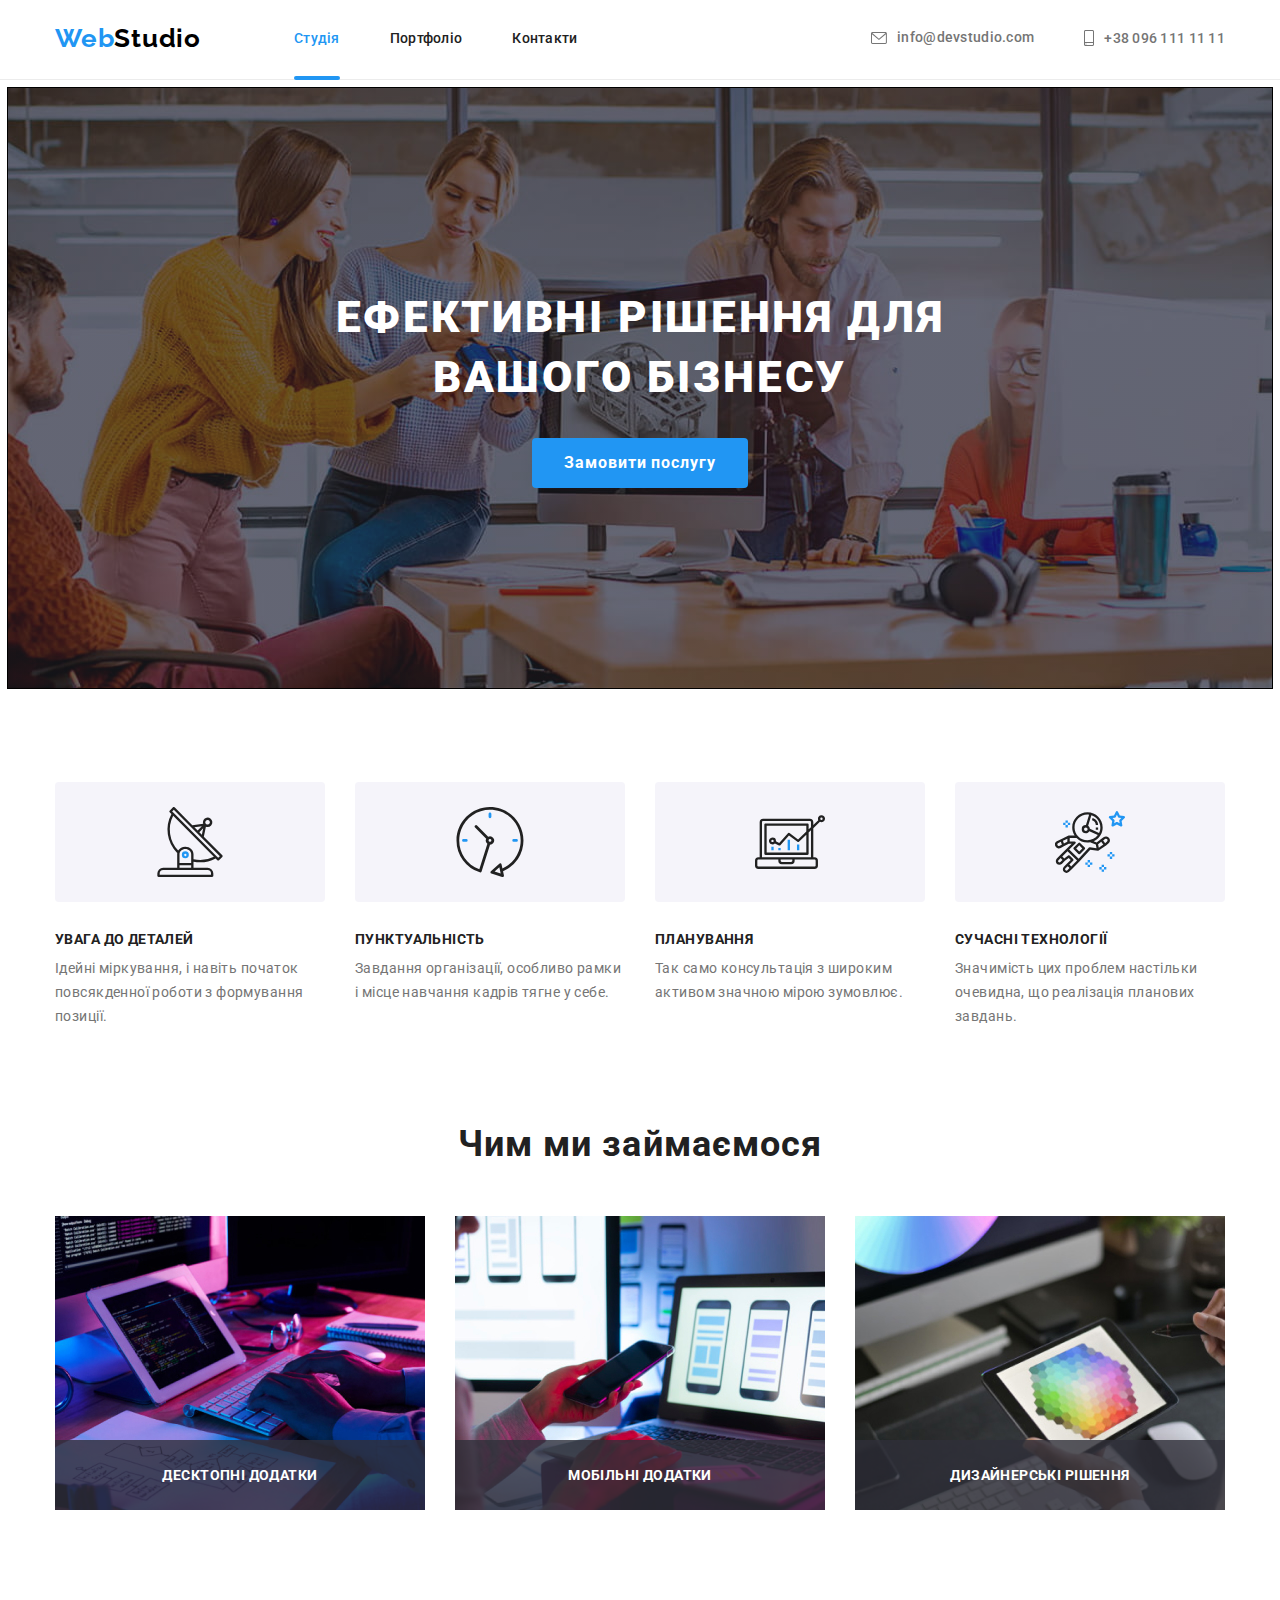
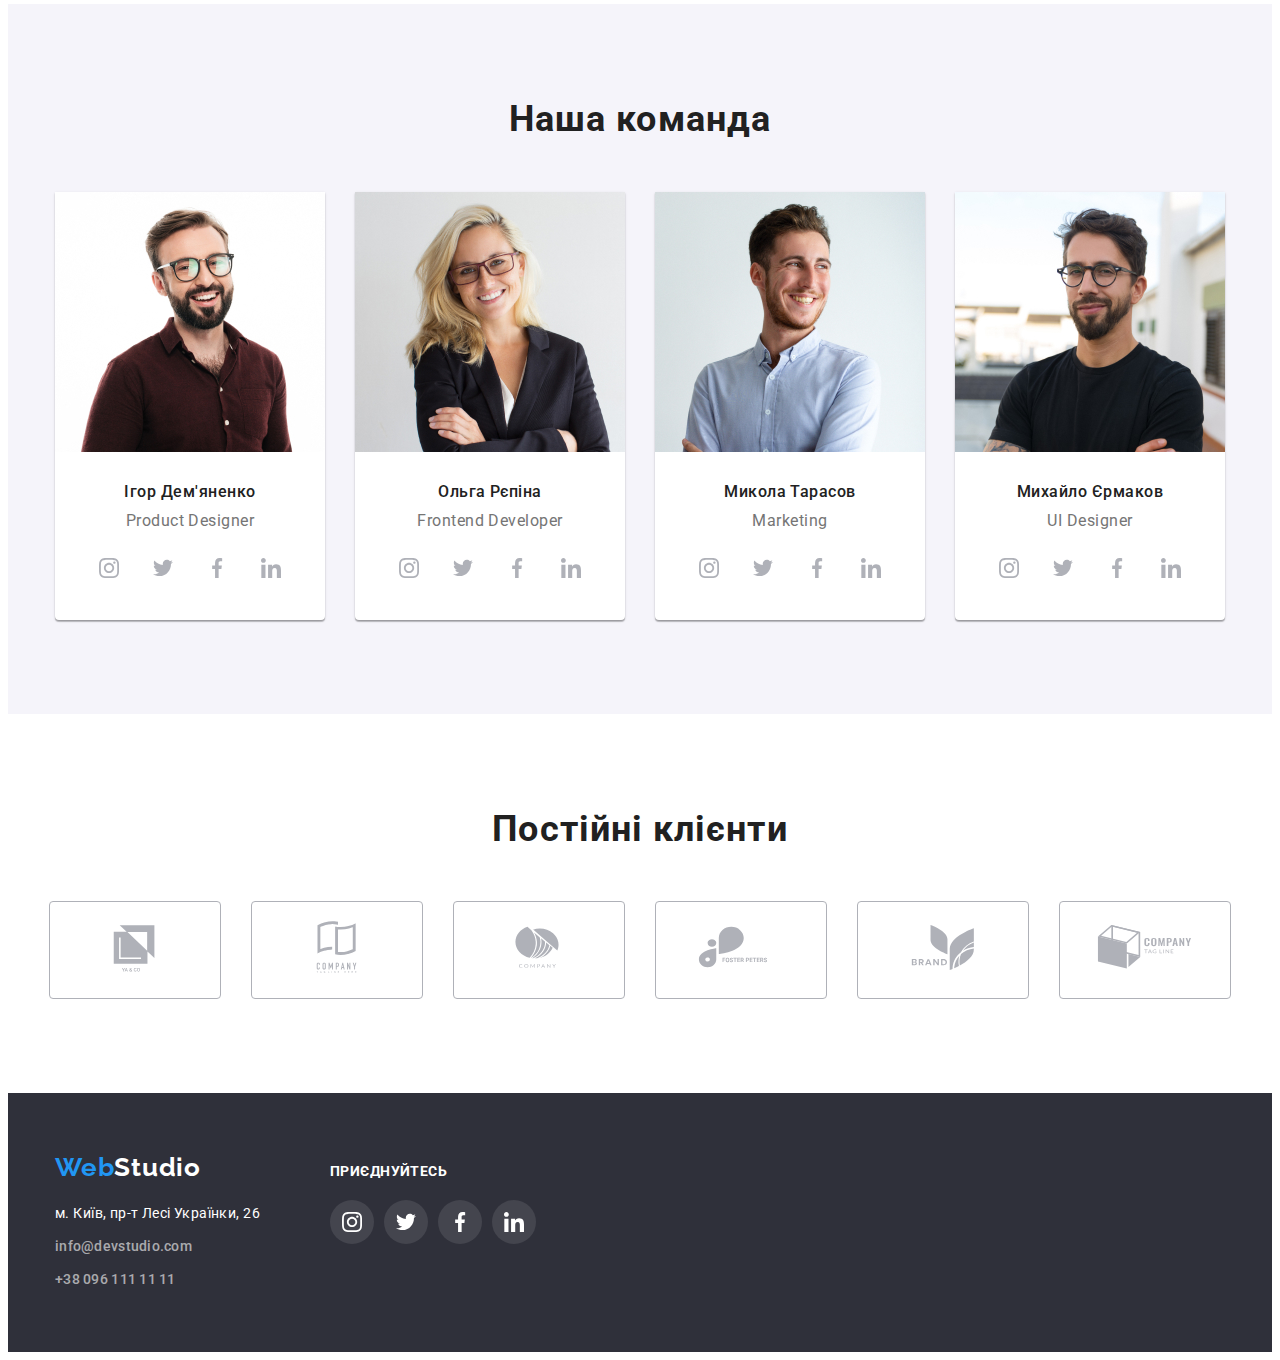
<file: index.html>
<!DOCTYPE html>
<html lang="uk">
<head>
    <meta charset="UTF-8">
    <meta http-equiv="X-UA-Compatible" content="IE=edge">
    <meta name="viewport" content="width=device-width, initial-scale=1.0">
    <link rel="preconnect" href="https://fonts.googleapis.com">
    <link rel="preconnect" href="https://fonts.gstatic.com" crossorigin>
    <link href="https://fonts.googleapis.com/css2?family=Raleway:wght@700&family=Roboto:wght@400;500;700;900&display=swap" rel="stylesheet">
    <link rel="stylesheet" href="https://cdnjs.cloudflare.com/ajax/libs/modern-normalize/1.1.0/modern-normalize.min.css"
        integrity="sha512-wpPYUAdjBVSE4KJnH1VR1HeZfpl1ub8YT/NKx4PuQ5NmX2tKuGu6U/JRp5y+Y8XG2tV+wKQpNHVUX03MfMFn9Q=="
        crossorigin="anonymous" referrerpolicy="no-referrer" />
    <link rel="stylesheet" href="./styles/styles.css">
    <title>Студія</title>
</head>
<body>
    <div class="backdrop is-hidden " data-modal>
        <div class="modal"><button class="close-btn " data-modal-close>
                <svg width="18" height="18" class="icon">
                    <use href="./images/basic/symbol-defs.svg#close-btn"></use>
                </svg>
            </button></div>
    </div>
    <!--Шапка-->
    <header class="page-header">
        <div class="container  main-nav">
            <nav class="site-nav main-nav inhead">
                <a href="./index.html" class="logo"><span class="logo-first">Web</span><span class="logo-second">Studio</span></a>
                <ul class="site-nav-list">
                    <li class="item">
                        <a href="./index.html" class="link current">Студія</a>
                    </li>
                    <li class="item">
                        <a href="./portfolio.html" class="link ">Портфоліо</a>
                    </li >
                    <li class="item">
                        <a href="" class="link " >Контакти</a>
                    </li>
                </ul>
            </nav>
            <ul class="contact-list inhead">
                <li class="item">
                    <a href="mailto:info@devstudio.com" class="link"><svg width="16" height="12" class="icon">
                        <use href="./images/basic/symbol-defs.svg#mail"></use>
                    </svg>info@devstudio.com</a>
                </li>
                <li class="item">
                    <a href="tel:+380961111111" class="link"><svg width="10" height="16" class="icon">
                        <use href="./images/basic/symbol-defs.svg#phone" ></use>
                    </svg>+38 096 111 11 11</a>
                </li>
            </ul>
        </div>
    </header>
    <!--Контент-->
    <main>
        <!--Банер-->
        <section class="section back-image hero">
            <div class="container ">
                <h1 class="hero-title">ЕФЕКТИВНІ РІШЕННЯ ДЛЯ ВАШОГО БІЗНЕСУ</h1>
                <button type="button" class="hero-btn " data-modal-open>Замовити послугу</button>
            </div>
        </section>
        <!--Особливості-->
        <section class="special section" >
            <div class="container">
                <h2 class="nothing">Особливості</h2>
                <ul class="special-list">
                    <li class="item antena">
                        <h3 class="special-title">УВАГА ДО ДЕТАЛЕЙ</h3>
                        <p class="special-text">Ідейні міркування, і навіть початок повсякденної роботи з формування позиції.</p>
                    </li>
                    <li class="item clock">
                        <h3 class="special-title">ПУНКТУАЛЬНІСТЬ</h3>
                        <p class="special-text">Завдання організації, особливо рамки і місце навчання кадрів тягне у себе.</p>
                    </li>
                    <li class="item diagram">
                        <h3 class="special-title">ПЛАНУВАННЯ</h3>
                        <p class="special-text">Так само консультація з широким активом значною мірою зумовлює.</p>
                    </li>
                    <li class="item spaceman">
                        <h3 class="special-title">СУЧАСНІ ТЕХНОЛОГІЇ</h3>
                        <p class="special-text">Значимість цих проблем настільки очевидна, що реалізація планових завдань.</p>
                    </li>
                </ul>
            </div>
        </section>
        <!--Про компанію-->
        <section class="work section">
            <div class="container">
                <h2 class="title">Чим ми займаємося</h2>
                <ul class="work-list">
                    <li class="item">
                        <div class="work-face">
                            <img src="./images/basic/box1.jpg" alt="Приклад" width="370">
                            <div class="box-work">
                                <p class="work-text">Десктопні додатки</p>
                            </div>
                        </div>
                    </li>
                    <li class="item">
                        <div class="work-face">
                            <img src="./images/basic/box2.jpg" alt="Приклад" width="370">
                            <div class="box-work">
                                <p class="work-text">Мобільні додатки</p>
                            </div>
                        </div>
                    </li>
                    <li class="item">
                       <div class="work-face">
                        <img src="./images/basic/box3.jpg" alt="Приклад" width="370">
                        <div class="box-work">
                            <p class="work-text">Дизайнерські рішення</p>
                        </div>
                       </div>
                    </li>
                </ul>
            </div>
        </section>
        <!--Наша команда-->
        <section class="team section">
            <div class="container">
                <h2 class="title">Наша команда</h2>
                <ul class="team-list">
                    <li class="item">
                        <img src="./images/basic/face1.jpg" alt="фото Ігор Дем'яненко" width="270" class="member-photo">
                        <div class="member-description">
                            <h3 class="members-name">Ігор Дем'яненко</h3>
                            <p lang="en" class="profession">Product Designer</p>
                            <ul class="team-soc-list">
                                <li class="item-soc">
                                    <a href="" class="link">
                                        <svg width="20" height="20" class="icon">
                                            <use href="./images/basic/symbol-defs.svg#instagram"></use>
                                        </svg>
                                    </a>
                                </li>
                                <li class="item-soc">
                                    <a href="" class="link">
                                        <svg width="20" height="20" class="icon">
                                            <use href="./images/basic/symbol-defs.svg#twitter"></use>
                                        </svg>
                                    </a>
                                </li>
                                <li class="item-soc" >
                                    <a href="" class="link">
                                        <svg width="20" height="20" class="icon">
                                            <use href="./images/basic/symbol-defs.svg#facebook"></use>
                                        </svg>
                                    </a>
                                </li>
                                <li class="item-soc">
                                    <a href="" class="link">
                                        <svg width="20" height="20" class="icon">
                                            <use href="./images/basic/symbol-defs.svg#in"></use>
                                        </svg>
                                    </a>
                                </li>
                            </ul>
                        </div>
                    </li>
                    <li class="item">
                        <img src="./images/basic/face2.jpg" alt="фото Ольга Рєпіна" width="270" class="member-photo">
                        <div class="member-description">
                            <h3 class="members-name">Ольга Рєпіна</h3>
                            <p lang="en" class="profession">Frontend Developer</p>
                            <ul class="team-soc-list">
                                <li class="item-soc">
                                    <a href="" class="link">
                                        <svg width="20" height="20" class="icon">
                                            <use href="./images/basic/symbol-defs.svg#instagram"></use>
                                        </svg>
                                    </a>
                                </li>
                                <li class="item-soc">
                                    <a href="" class="link">
                                        <svg width="20" height="20" class="icon">
                                            <use href="./images/basic/symbol-defs.svg#twitter"></use>
                                        </svg>
                                    </a>
                                </li>
                                <li class="item-soc">
                                    <a href="" class="link">
                                        <svg width="20" height="20" class="icon">
                                            <use href="./images/basic/symbol-defs.svg#facebook"></use>
                                        </svg>
                                    </a>
                                </li>
                                <li class="item-soc">
                                    <a href="" class="link">
                                        <svg width="20" height="20" class="icon">
                                            <use href="./images/basic/symbol-defs.svg#in"></use>
                                        </svg>
                                    </a>
                                </li>
                            </ul>
                        </div>
                    </li>
                    <li class="item"> 
                        <img src="./images/basic/face3.jpg" alt="фото Микола Тарасов" width="270" class="member-photo">
                        <div class="member-description">
                            <h3 class="members-name">Микола Тарасов</h3>
                            <p lang="en" class="profession">Marketing</p>
                            <ul class="team-soc-list">
                                <li class="item-soc">
                                    <a href="" class="link">
                                        <svg width="20" height="20" class="icon">
                                            <use href="./images/basic/symbol-defs.svg#instagram"></use>
                                        </svg>
                                    </a>
                                </li>
                                <li class="item-soc">
                                    <a href="" class="link">
                                        <svg width="20" height="20" class="icon">
                                            <use href="./images/basic/symbol-defs.svg#twitter"></use>
                                        </svg>
                                    </a>
                                </li>
                                <li class="item-soc">
                                    <a href="" class="link">
                                        <svg width="20" height="20" class="icon">
                                            <use href="./images/basic/symbol-defs.svg#facebook"></use>
                                        </svg>
                                    </a>
                                </li>
                                <li class="item-soc">
                                    <a href="" class="link">
                                        <svg width="20" height="20" class="icon">
                                            <use href="./images/basic/symbol-defs.svg#in"></use>
                                        </svg>
                                    </a>
                                </li>
                            </ul>
                        </div>
                    </li class="item">
                    <li class="item">
                        <img src="./images/basic/face4.jpg" alt="фото Михайло Єрмаков" width="270" class="member-photo">
                        <div class="member-description">
                            <h3 class="members-name">Михайло Єрмаков</h3>
                            <p lang="en" class="profession">UI Designer</p>
                            <ul class="team-soc-list">
                                <li class="item-soc">
                                    <a href="" class="link">
                                        <svg width="20" height="20" class="icon">
                                            <use href="./images/basic/symbol-defs.svg#instagram"></use>
                                        </svg>
                                    </a>
                                </li>
                                <li class="item-soc">
                                    <a href="" class="link">
                                        <svg width="20" height="20" class="icon">
                                            <use href="./images/basic/symbol-defs.svg#twitter"></use>
                                        </svg>
                                    </a>
                                </li>
                                <li class="item-soc">
                                    <a href="" class="link">
                                        <svg width="20" height="20" class="icon">
                                            <use href="./images/basic/symbol-defs.svg#facebook"></use>
                                        </svg>
                                    </a>
                                </li>
                                <li class="item-soc">
                                    <a href="" class="link">
                                        <svg width="20" height="20" class="icon">
                                            <use href="./images/basic/symbol-defs.svg#in"></use>
                                        </svg>
                                    </a>
                                </li>
                            </ul>
                        </div>
                    </li>
                </ul>
            </div>
        </section>
        <!--Постійні клієнти-->
        <section class="section">
            <div class="container">
                <h2 class="title" >Постійні клієнти</h2>
                <ul class="client-list">
                    <li class="item">
                        <a href="" class="link">
                            <svg class="icon" width="106" height="60">
                                <use href="./images/basic/symbol-defs.svg#client1"></use>
                            </svg>
                        </a>
                    </li>
                    <li class="item">
                        <a href="" class="link">
                            <svg class="icon" width="106" height="60">
                                <use href="./images/basic/symbol-defs.svg#client2"></use>
                            </svg>
                        </a>
                    </li>
                    <li class="item">
                        <a href="" class="link">
                            <svg class="icon" width="106" height="60">
                                <use href="./images/basic/symbol-defs.svg#client3"></use>
                            </svg>
                        </a>
                    </li>
                    <li class="item">
                        <a href="" class="link">
                            <svg class="icon" width="106" height="60">
                                <use href="./images/basic/symbol-defs.svg#client4"></use>
                            </svg>
                        </a>
                    </li>
                    <li class="item">
                        <a href="" class="link">
                            <svg class="icon" width="106" height="60">
                                <use href="./images/basic/symbol-defs.svg#client5"></use>
                            </svg>
                        </a>
                    </li>
                    <li class="item">
                        <a href="" class="link">
                            <svg class="icon" width="106" height="60">
                                <use href="./images/basic/symbol-defs.svg#client6"></use>
                            </svg>
                        </a>
                    </li>
                </ul>
            </div>
        </section>
    
    </main>
    <!--Підвал-->
    <footer class="footer">
        <div class="container main-contact">
            <div class="contact-footer">
                <a href="./index.html" class="logo logo-f"><span class="logo-first-f">Web</span><span
                        class="logo-second-f">Studio</span></a>
                <address class="address-contact ">
                    <ul class="contact-list">
                        <li class="item">
                            <span class="location">м. Київ, пр-т Лесі Українки, 26</span>
                        </li>
                        <li class="item">
                            <a href="mailto:info@devstudio.com" class="link">info@devstudio.com</a>
                        </li>
                        <li class="item">
                            <a href="tel:+380961111111" class="link">+38 096 111 11 11</a>
                        </li>
                    </ul>
                </address>
            </div>
            <div class="social">
                <span class="social-text">Приєднуйтесь</span>
                <ul class="social-list">
                    <li class="item-soc">
                        <a href="" class="link">
                            <svg width="20" height="20" class="icon">
                                <use href="./images/basic/symbol-defs.svg#instagram"></use>
                            </svg>
                        </a>
                    </li>
                    <li class="item-soc">
                        <a href="" class="link">
                            <svg width="20" height="20" class="icon">
                                <use href="./images/basic/symbol-defs.svg#twitter"></use>
                            </svg>
                        </a>
                    </li>
                    <li class="item-soc">
                        <a href="" class="link">
                            <svg width="20" height="20" class="icon">
                                <use href="./images/basic/symbol-defs.svg#facebook"></use>
                            </svg>
                        </a>
                    </li>
                    <li class="item-soc">
                        <a href="" class="link">
                            <svg width="20" height="20" class="icon">
                                <use href="./images/basic/symbol-defs.svg#in"></use>
                            </svg>
                        </a>
                    </li>
                </ul>
            </div>
        </div>
    </footer>
    
    <script>
        const { height: pageHeaderHeight } = document
            .querySelector(".page-header")
            .getBoundingClientRect();
        document.body.style.paddingTop = `${pageHeaderHeight}px`
    </script>
    <script src="./js/modal.js"></script>
</body>
</html>
</file>
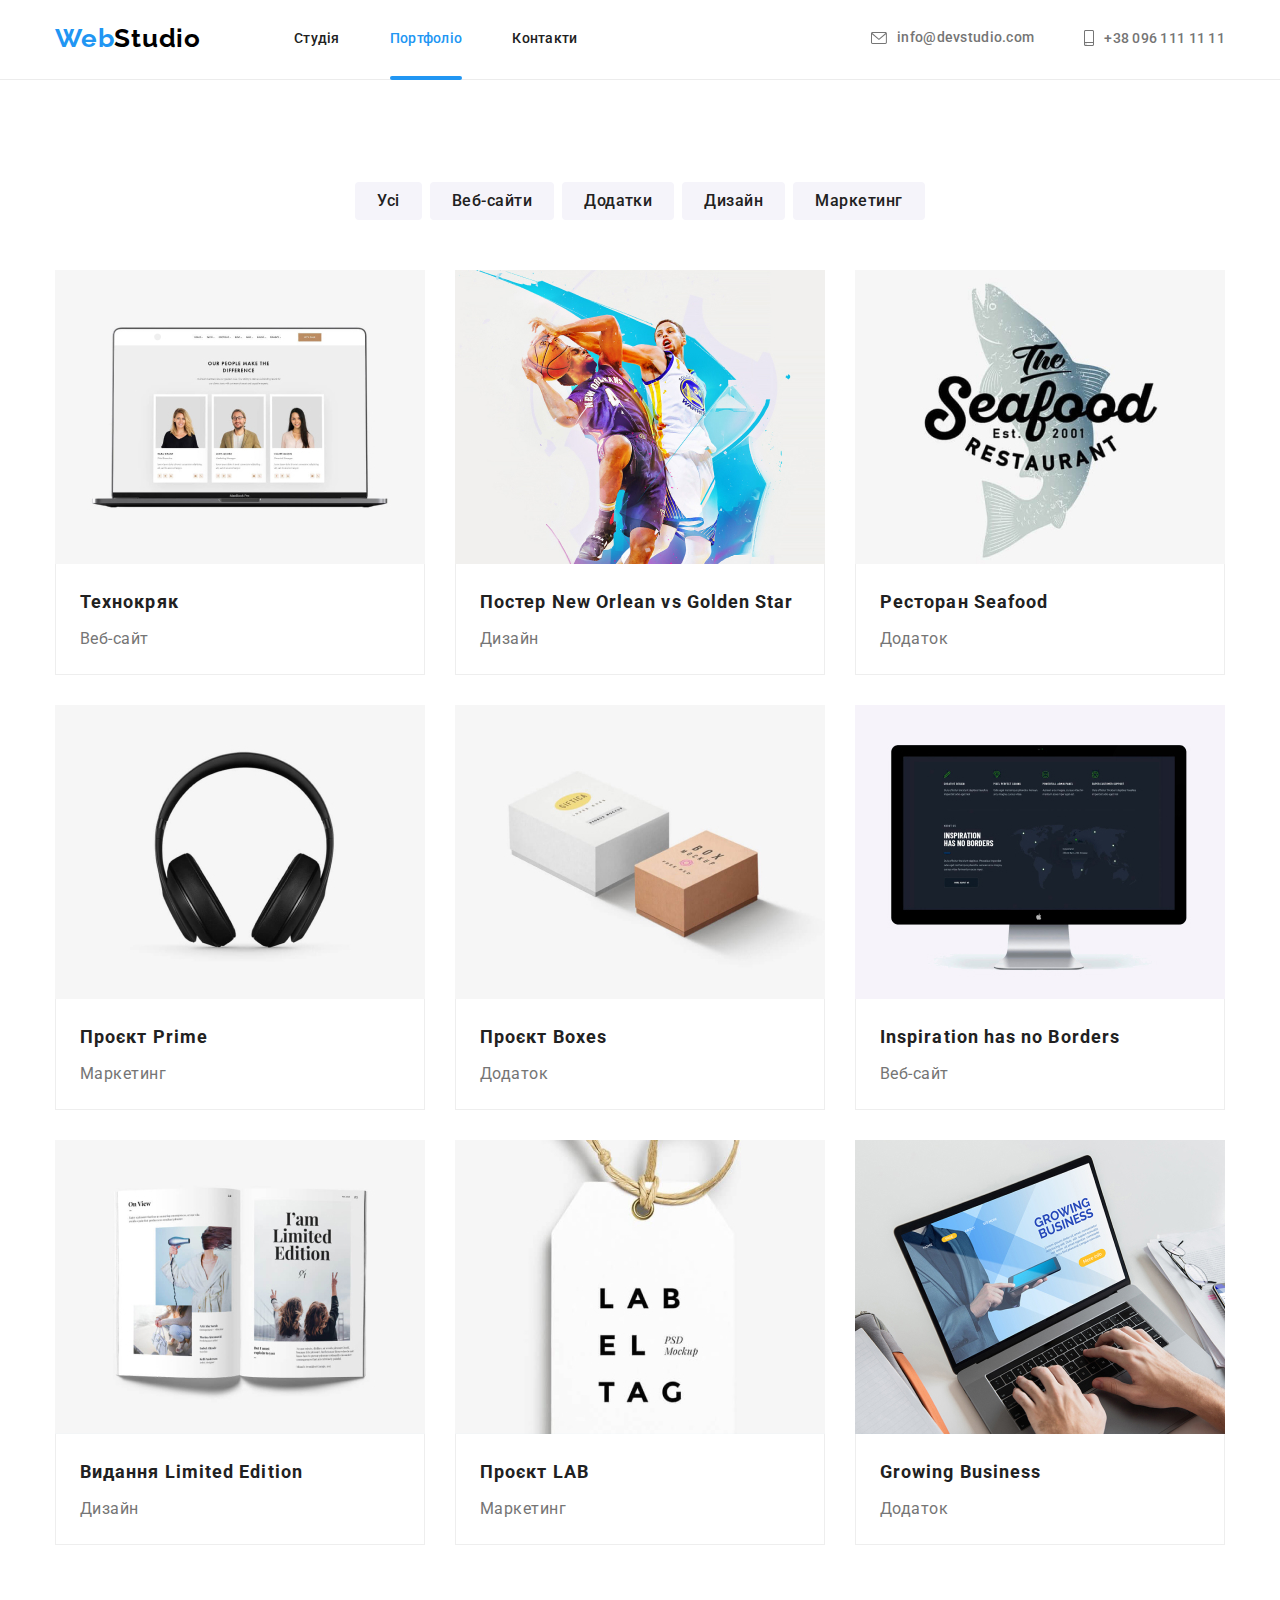
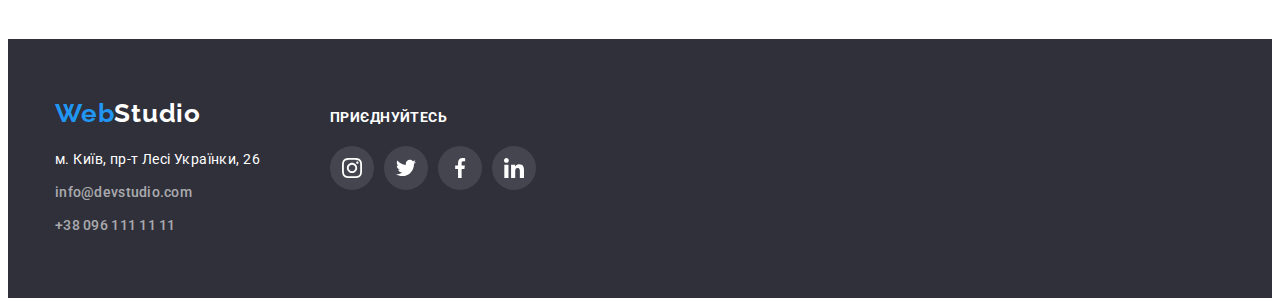
<file: portfolio.html>
<!DOCTYPE html>
<html lang="uk">
<head>
    <meta charset="UTF-8">
    <meta http-equiv="X-UA-Compatible" content="IE=edge">
    <meta name="viewport" content="width=device-width, initial-scale=1.0">
    <link rel="preconnect" href="https://fonts.googleapis.com">
    <link rel="preconnect" href="https://fonts.gstatic.com" crossorigin>
    <link
        href="https://fonts.googleapis.com/css2?family=Raleway:wght@700&family=Roboto:wght@400;500;700;900&display=swap"
        rel="stylesheet">
    <link rel="stylesheet" href="https://cdnjs.cloudflare.com/ajax/libs/modern-normalize/1.1.0/modern-normalize.min.css"
        integrity="sha512-wpPYUAdjBVSE4KJnH1VR1HeZfpl1ub8YT/NKx4PuQ5NmX2tKuGu6U/JRp5y+Y8XG2tV+wKQpNHVUX03MfMFn9Q=="
        crossorigin="anonymous" referrerpolicy="no-referrer" />
    <link rel="stylesheet" href="./styles/styles.css">
    <title>Студія</title>
</head>
    <body>
        <!--Шапка-->
        <header class="page-header">
            <div class="container  main-nav">
                <nav class="site-nav main-nav inhead">
                    <a href="./index.html" class="logo"><span class="logo-first">Web</span><span
                            class="logo-second">Studio</span></a>
                    <ul class="site-nav-list">
                        <li class="item">
                            <a href="./index.html" class="link">Студія</a>
                        </li>
                        <li class="item">
                            <a href="./portfolio.html" class="link current">Портфоліо</a>
                        </li>
                        <li class="item">
                            <a href="" class="link">Контакти</a>
                        </li>
                    </ul>
                </nav>
                <ul class="contact-list inhead">
                    <li class="item">
                        <a href="mailto:info@devstudio.com" class="link"><svg width="16" height="12" class="icon">
                                <use href="./images/basic/symbol-defs.svg#mail"></use>
                            </svg>info@devstudio.com</a>
                    </li>
                    <li class="item">
                        <a href="tel:+380961111111" class="link"><svg width="10" height="16" class="icon">
                                <use href="./images/basic/symbol-defs.svg#phone"></use>
                            </svg>+38 096 111 11 11</a>
                    </li>
                </ul>
            </div>
        </header>
        <!--Контент-->
        <main>
            <section class="section">
                <div class="container">
                    <div class="filter-container">
                        <h1 class="nothing">Портфоліо</h1>
                        <ul class="filter-list">
                            <li class="item">
                                <button type="button" class="filter-btn">Усі</button>
                            </li>
                            <li class="item">
                                <button type="button" class="filter-btn">Веб-сайти</button>
                            </li>
                            <li class="item">
                                <button type="button" class="filter-btn">Додатки</button>
                            </li>
                            <li class="item">
                                <button type="button" class="filter-btn">Дизайн</button>
                            </li>
                            <li class="item">
                                <button type="button" class="filter-btn">Маркетинг</button>
                            </li>
                        </ul>
                    </div>
                    
                    <ul class="content-list">
                        <li class="item">
                            <a href="" class="link">
                                <div class="content-box">
                                    <img src="./images/portfolio/1con.jpg" alt="Технокряк" width="370">
                                    <div class="content-face">
                                        <p class="content-text">Ресурс пропонує комплексні пропозиції з різним рівнем функціоналу та сервісів. Все це
                                            дозволить
                                            відвідувачу отримати
                                            вичерпні відомості про компанію чи приватну особу.
                                        </p>
                                    </div>
                                </div>
                                <div class="card-description">
                                    <h2 class="portfolio-part">Технокряк</h2>
                                    <p class="part-text">Веб-сайт</p>
                                </div>
                            </a>
                        </li>
                        <li class="item">
                            <a href="" class="link">
                                <div class="content-box">
                                    <img src="./images/portfolio/2con.jpg" alt="Постер New Orlean vs Golden Star" width="370">
                                    <div class="content-face">
                                        <p class="content-text">Ресурс пропонує комплексні пропозиції з різним рівнем функціоналу та сервісів. Все це
                                        дозволить
                                        відвідувачу отримати
                                        вичерпні відомості про компанію чи приватну особу.</p>
                                    </div>
                                </div>
                                <div class="card-description">
                                    <h2 class="portfolio-part">Постер New Orlean vs Golden Star</h2>
                                    <p class="part-text">Дизайн</p>
                                </div>
                            </a>
                        </li>
                        <li class="item">
                            <a href="" class="link">
                                <div class="content-box">
                                    <img src="./images/portfolio/3con.jpg" alt="Ресторан Seafood" width="370">
                                    <div class="content-face">
                                    
                                        <p class="content-text">Ресурс пропонує комплексні пропозиції з різним рівнем функціоналу та сервісів. Все це
                                        дозволить
                                        відвідувачу отримати
                                        вичерпні відомості про компанію чи приватну особу.</p>
                                    </div>
                                </div>
                                <div class="card-description">
                                    <h2 class="portfolio-part">Ресторан Seafood</h2>
                                    <p class="part-text">Додаток</p>
                                </div>
                            </a>
                        </li>
                        <li class="item">
                            <a href="" class="link">
                                <div class="content-box">
                                    <img src="./images/portfolio/4con.jpg" alt="Проєкт Prime" width="370">
                                    <div class="content-face">
                                    
                                        <p class="content-text">Ресурс пропонує комплексні пропозиції з різним рівнем функціоналу та сервісів. Все це
                                        дозволить
                                        відвідувачу отримати
                                        вичерпні відомості про компанію чи приватну особу.</p>
                                    </div>
                                </div>
                                <div class="card-description">
                                    <h2 class="portfolio-part">Проєкт Prime</h2>
                                    <p class="part-text">Маркетинг</p>
                                </div>
                            </a>
                        </li>
                        <li class="item">
                            <a href="" class="link">
                                <div class="content-box">
                                    <img src="./images/portfolio/5con.jpg" alt="Проєкт Boxes" width="370">
                                    <div class="content-face">
                                    
                                        <p class="content-text">Ресурс пропонує комплексні пропозиції з різним рівнем функціоналу та сервісів. Все це
                                        дозволить
                                        відвідувачу отримати
                                        вичерпні відомості про компанію чи приватну особу.</p>
                                    </div>
                                </div>
                                <div class="card-description">
                                    <h2 class="portfolio-part">Проєкт Boxes</h2>
                                    <p class="part-text">Додаток</p>
                                </div>
                            </a>
                        </li>
                        <li class="item">
                            <a href="" class="link">
                                <div class="content-box">
                                    <img src="./images/portfolio/6con.jpg" alt="Inspiration has no Borders" width="370">
                                    <div class="content-face">
                                    
                                        <p class="content-text">Ресурс пропонує комплексні пропозиції з різним рівнем функціоналу та сервісів. Все це
                                        дозволить
                                        відвідувачу отримати
                                        вичерпні відомості про компанію чи приватну особу.</p>
                                    </div>
                                </div>
                                <div class="card-description">
                                    <h2 class="portfolio-part">Inspiration has no Borders</h2>
                                    <p class="part-text">Веб-сайт</p>
                                </div>
                            </a>
                        </li>
                        <li class="item">
                            <a href="" class="link">
                                <div class="content-box">
                                    <img src="./images/portfolio/7con.jpg" alt="Видання Limited Edition" width="370">
                                    <div class="content-face">
                                    
                                        <p class="content-text">Ресурс пропонує комплексні пропозиції з різним рівнем функціоналу та сервісів. Все це
                                        дозволить
                                        відвідувачу отримати
                                        вичерпні відомості про компанію чи приватну особу.</p>
                                    </div>
                                </div>
                                <div class="card-description">
                                    <h2 class="portfolio-part">Видання Limited Edition</h2>
                                    <p class="part-text">Дизайн</p>
                                </div>
                            </a>
                        </li>
                        <li class="item">
                            <a href="" class="link">
                                <div class="content-box">
                                    <img src="./images/portfolio/8con.jpg" alt="Проєкт LAB" width="370">
                                    <div class="content-face">
                                    
                                        <p class="content-text">Ресурс пропонує комплексні пропозиції з різним рівнем функціоналу та сервісів. Все це
                                        дозволить
                                        відвідувачу отримати
                                        вичерпні відомості про компанію чи приватну особу.</p>
                                    </div>
                                </div>
                                <div class="card-description">
                                    <h2 class="portfolio-part">Проєкт LAB</h2>
                                    <p class="part-text">Маркетинг</p>
                                </div>
                            </a>
                        </li>
                        <li class="item">
                            <a href="" class="link">
                                <div class="content-box">
                                    <img src="./images/portfolio/9con.jpg" alt="Growing Business" width="370">
                                    <div class="content-face">
                                    
                                        <p class="content-text">Ресурс пропонує комплексні пропозиції з різним рівнем функціоналу та сервісів. Все це
                                        дозволить
                                        відвідувачу отримати
                                        вичерпні відомості про компанію чи приватну особу.</p>
                                    </div>
                                </div>
                                <div class="card-description">
                                    <h2 class="portfolio-part">Growing Business</h2>
                                    <p class="part-text">Додаток</p>
                                </div>
                            </a>
                        </li>
                    </ul>
                </div>
            </section>
        </main>
        <!--Підвал-->
        <footer class="footer">
            <div class="container main-contact">
                <div class="contact-footer">
                    <a href="./index.html" class="logo logo-f"><span class="logo-first-f">Web</span><span
                            class="logo-second-f">Studio</span></a>
                    <address class="address-contact ">
                        <ul class="contact-list">
                            <li class="item">
                                <span class="location">м. Київ, пр-т Лесі Українки, 26</span>
                            </li>
                            <li class="item">
                                <a href="mailto:info@devstudio.com" class="link">info@devstudio.com</a>
                            </li>
                            <li class="item">
                                <a href="tel:+380961111111" class="link">+38 096 111 11 11</a>
                            </li>
                        </ul>
                    </address>
                </div>
                <div class="social">
                    <span class="social-text">Приєднуйтесь</span>
                    <ul class="social-list">
                        <li class="item-soc">
                            <a href="" class="link">
                                <svg width="20" height="20" class="icon">
                                    <use href="./images/basic/symbol-defs.svg#instagram"></use>
                                </svg>
                            </a>
                        </li>
                        <li class="item-soc">
                            <a href="" class="link">
                                <svg width="20" height="20" class="icon">
                                    <use href="./images/basic/symbol-defs.svg#twitter"></use>
                                </svg>
                            </a>
                        </li>
                        <li class="item-soc">
                            <a href="" class="link">
                                <svg width="20" height="20" class="icon">
                                    <use href="./images/basic/symbol-defs.svg#facebook"></use>
                                </svg>
                            </a>
                        </li>
                        <li class="item-soc">
                            <a href="" class="link">
                                <svg width="20" height="20" class="icon">
                                    <use href="./images/basic/symbol-defs.svg#in"></use>
                                </svg>
                            </a>
                        </li>
                    </ul>
                </div>
            </div>
        </footer>
        <script>
            const{height:pageHeaderHeight} = document
                .querySelector(".page-header")
                .getBoundingClientRect();
            document.body.style.paddingTop = `${pageHeaderHeight}px`
        </script>
    </body>
</html>
</file>
<file: styles/styles.css>
:root{
    --primary-text-color:#757575;
    --secondary-text-color:#212121;
    --accent-color:#2196F3;
    --time-animation:cubic-bezier(0.4, 0, 0.2, 1)
}

                                    /* Основа сторінки */
body{
    background-color: #Ffffff;
    color:var(--primary-text-color);
    font-family: Roboto, sans-serif;
    z-index: 8;
}
ul {
    margin: 0;
    padding: 0;
}
h1,h2,h3,h4,h5,h6,p{
    margin-top: 0;
    margin-bottom: 0;
}
*,
*::before,
*::after {
    box-sizing: border-box;
}
img{
    display: block;
    max-width: 100%;
    height: auto;
}
.nothing{
    position: absolute;
        width: 1px;
        height: 1px;
        margin: -1px;
        border: 0;
        padding: 0;
        white-space: nowrap;
        clip-path: inset(100%);
        clip: rect(0 0 0 0);
        overflow: hidden;
}
.link{
    display: inline-block;
}
.section{
    padding-bottom: 94px;
    padding-top: 94px;
}
 /* Header */
.page-header{
    min-height: 80px;
    position: fixed;
    top: 0;
    left: 0;
    width: 100%;
    background-color: #FFFFFF;
    border-bottom: 1px solid rgba(236, 236, 236, 1);
    padding-top: 24px;
    padding-bottom: 24px;
    z-index: 9;

}

.title{
    color: var(--secondary-text-color);
        font-weight: 700;
        font-size: 36px;
        line-height: 1.2;
        text-align: center;
        letter-spacing: 0.03em;
        margin-bottom: 50px;
}
.container{
    width: 1200px;
    margin-left: auto;
    margin-right: auto;
    padding-left: 15px;
    padding-right: 15px;
}
.backdrop{
    position: fixed;
    top: 0;
    left: 0;
    width: 100%;
    height: 100%;
    background-color: rgba(0, 0, 0, 0.2);
    z-index: 10;
}
.backdrop.is-hidden{
    visibility: hidden;
    opacity: 0;
    pointer-events: none;
}
.modal {
    position: absolute;
    width: 528px;
    height: 581px;
    background-color: #fff;
    top: 50%;
    left: 50%;
    box-shadow: 0px 1px 3px rgba(0, 0, 0, 0.12), 0px 1px 1px rgba(0, 0, 0, 0.14), 0px 2px 1px rgba(0, 0, 0, 0.2);
        border-radius: 4px;
    transform: translate(-50%, -50%) scale(1,1);
    transition: transform 500ms var(--time-animation) ;
}
.backdrop.is-hidden .modal{
    transform: translate(-50%,-50%) scale(0.2,0.2);
}
.close-btn{
    cursor: pointer;
    display: flex;
    align-items: center;
    justify-content: center;
    background-color: inherit;
    color: #000000;
    display: flex;
    position: absolute;
    right: 8px;
    top: 8px;
    border: 1px solid rgba(0, 0, 0, 0.1);
    border-radius: 50%;
    width: 30px;
    height: 30px;

}
.close-btn .icon{
    fill: currentColor;
}
.main-nav{
    display:flex;
    align-items: center;
}
.logo {
    color: var(--secondary-text-color);
    font-family: Raleway, sans-serif ;
    font-weight: 700;
    font-size: 26px;
    line-height: 1.1;
    letter-spacing: 0.03em;
    text-decoration: none;
    margin-right:93px;
}

.logo .logo-first {
    color: var(--accent-color)
}
.logo .logo-second{
    color: #000000;
}

.site-nav-list{
    list-style: none;
    display: flex;
}
.contact-list{
    list-style: none;
        margin-left: auto;
}
.inhead {
    display: flex;
    
}

.site-nav-list .item:not(:last-child){
    margin-right: 50px;
   
}

.site-nav .link{
    position: relative;
    color: var(--secondary-text-color);
    font-weight: 500;
    font-size: 14px;
    line-height: 1.1;
    letter-spacing: 0.02em;
    text-decoration: none;
    padding-top: 6px;
    padding-bottom: 6px;
    transition: color 250ms var(--time-animation);
}
.site-nav .link::after{
    position:absolute;
    bottom: -28px;
    left: 0;
    content: "";
    background-color: var(--accent-color);
    width: 100%;
    height: 4px;
    border-radius: 2px;
    transform: scaleX(0);
    transition: opacity 250ms var(--time-animation),transform 250ms var(--time-animation);
}
.site-nav .link:hover::after{
    transform: scaleX(1);
}

.site-nav .link.current::after{
    position: absolute;
        bottom: -28px;
        left: 0;
        content: "";
        background-color: var(--accent-color);
        width: 100%;
        height: 4px;
        border-radius: 2px;
        transform: scaleX(1);
}
.inhead .item:not(:last-child){
    margin-right:50px ;
}

.contact-list .link{
    color: var(--primary-text-color);
    font-weight: 500;
    font-size: 14px;
    line-height: 1.1;
    letter-spacing: 0.02em;
    text-decoration: none;
    transition: color 250ms var(--time-animation);
}

.contact-list.inhead .link{
    display: flex;
    align-items: center;
    padding-top: 4px;
    padding-bottom: 4px;
    color: var(--primary-text-color);
    
}

.inhead .icon{
    fill: currentColor;
    margin-right: 10px;
}

.contact-list .link:hover,
.contact-list .link:focus {
    color: var(--accent-color);

}

.site-nav .link:hover,
.site-nav .link:focus,
.site-nav .link.current{
    color: var(--accent-color);
}
    /* main (basic)*/

/* Банер */
.back-image{
    max-width: 1600px;
    outline: 1px solid #000000;
    margin-left: auto;
    margin-right: auto;
    background-image:linear-gradient(to right, rgba(47, 48, 58, 0.4),rgba(47, 48, 58, 0.4)) ,url("../images/basic/back-img.jpg");
    background-size: cover;
    background-repeat: no-repeat;
    background-position: center;
    
}
.hero {
    background-color: #2F303A;
    color: #FFFFFF;
    text-align: center;
    padding-top: 200px;
    padding-bottom: 200px;
}

.hero-title{
    font-weight: 900;
    font-size: 44px;
    line-height: 1.36;
    letter-spacing: 0.06em;
    text-transform: uppercase;
    margin-top: 0;
    margin-right: auto;
    margin-left: auto;
    margin-bottom: 30px;
    max-width: 696px;
    
}

.hero-btn {
    display: inline-block;
    background: var(--accent-color);
    color: #fff;
    font-family: Roboto;
    font-weight: 700;
    font-size: 16px;
    line-height: 1.88;
    letter-spacing: 0.06em;
    cursor: pointer;
    padding: 10px 32px;
    border-radius: 4px;
    border: 0;
    transition: background-color 250ms var(--time-animation);
}

.hero-btn:hover,
.hero-btn:focus{
    background-color: #188CE8;
    color: #FFFFFF;
    
}

/* Особливості */
.special{
    background-color: #fff;
}
.special-list{
    list-style: none;
    display: flex;
}
.special-list .item{
    flex-basis: calc((100% - 90px) / 4);
    margin-right: 30px;
}
.special-list .item::before{
    content: "";
    display: block;
    height: 120px;
    background-color: #F5F4FA;
    background-size: 70px;
    background-repeat: no-repeat;
    background-position: center;
    margin-bottom: 30px;
    border-radius: 4px;
}
.special-list .antena::before{
    background-image: url(../images/basic/antenna.svg);
}
.special-list .clock::before{
    background-image: url(../images/basic/clock.svg);
}
.special-list .diagram::before{
    background-image: url(../images/basic/diagram.svg);
}
.special-list .spaceman::before{
    background-image: url(../images/basic/astronaut.svg);
}
.special-list .item:last-child{
    margin: 0;
}
.special-title {
    color: var(--secondary-text-color);
    font-weight: 700;
    font-size: 14px;
    line-height: 1.12;
    letter-spacing: 0.03em;
    text-transform: uppercase;
    margin-bottom: 10px;
        
}

.special-text{
    font-size: 14px;
    line-height: 1.71;
    letter-spacing: 0.03em;
}
/* Про компанію */
.work{
    background-color: #fff;
    padding-top: 0;
   
}
.section-work{
    color: var(--secondary-text-color);
    font-weight: 700;
    font-size: 36px;
    line-height: 1.2;
    text-align: center;
    letter-spacing: 0.03em;
    margin-bottom: 50px;

}
.work-list{
    list-style: none;
    display: flex;
    
}

.work-list .item:not(:last-child){
    margin-right:30px;
}
.work-face{
    position: relative;
}
.box-work{
    position: absolute;
    display: flex;
    align-items: center;
    justify-content: center;
    background-color: rgba(47, 48, 58, 0.8);
    width: 100%;
    height: 70px;
    bottom: 0;
    left: 0;
}
.work-text{
    font-weight: 700;
        font-size: 14px;
        line-height: 16px;
        text-align: center;
        letter-spacing: 0.03em;
        text-transform: uppercase;
    
        color: #FFFFFF;
}
/* Наша команда */
.team{
    background-color: rgba(245, 244, 250, 1);
    padding-top: 94px;
    padding-bottom: 94px;
}

.team-list{
    list-style: none;
    display: flex;
}
.team-list .item{
    box-shadow: 0px 1px 3px rgba(0, 0, 0, 0.12), 0px 1px 1px rgba(0, 0, 0, 0.14), 0px 2px 1px rgba(0, 0, 0, 0.2);
    border-radius: 0px 0px 4px 4px;
    background-color: #fff;
    flex-basis: calc((100% - 90px) / 4);
        margin-right: 30px;
}
.team-list .item:last-child{
    margin-right: 0;
}

.member-description{
    text-align: center;
    padding-bottom: 30px;
    padding-top: 30px;
}
.members-name{
    color: var(--secondary-text-color);
    font-weight: 500;
    font-size: 16px;
    line-height: 1.2;
    letter-spacing: 0.03em;
    margin-bottom: 10px;
}
.profession {
    color: var(--primary-text-color);
    font-size: 16px;
    line-height: 1.2;
    letter-spacing: 0.03em;
    margin-bottom: 16px;
}
.team-soc-list{
    list-style: none;
        display: flex;
        justify-content: center;
        
}
.team-soc-list .item-soc{
    width: 44px;
    height: 44px;

}
.team-soc-list .item-soc:not(:last-child){
    margin-right: 10px;
}
.team-soc-list .link{
    width: 100%;
    height: 100%;
    color: #AFB1B8;
    padding: 12px;
    border-radius: 50%;
    transition: color 250ms cubic-bezier(0.4, 0, 0.2, 1), background-color 250ms cubic-bezier(0.4, 0, 0.2, 1);
}
.team-soc-list .link:hover,
.team-soc-list .link:focus{
    color: #FFFFFF;
    background-color: var(--accent-color);
}
.team-soc-list .icon{
    fill: currentColor;

}

/* Постійні клієнти */
.client-list{
    list-style: none;
    display: flex;
    justify-content: center;
}
.client-list .link{
    border: 1px solid #AFB1B8;
    border-radius: 4px;
    color: #afb1b8;
    width: 100%;
        height: 100%;
        padding: 16px 32px;
        transition: color 250ms var(--time-animation), border-color 250ms var(--time-animation);
}


.client-list .item:not(:last-child){
    margin-right: 30px;
}

.client-list .link:hover,
.client-list .link:focus{
    color: var(--accent-color);
    border-color: var(--accent-color);
}
.client-list .icon {
    fill: currentColor;
}

    /* main (portfolio)*/


/* Фільтр */
.filter-container{
    margin-bottom: 50px;
}
   
.filter-list{
    font-weight: 500;
    font-size: 16px;
    line-height: 1.62;
    letter-spacing: 0.03em;
    list-style: none;
    display: flex;
    justify-content: center;
}

.filter-btn{
    background-color: #F5F4FA;
    display: inline-block;
    color: var(--secondary-text-color);
    cursor: pointer;
    font-family: Roboto;
    font-style: normal;
    font-weight: 500;
    font-size: 16px;
    line-height: 1.62;
    letter-spacing: 0.03em;
    border: 0;
    border-radius: 4px;
    padding: 6px 22px;
    transition: background-color 250ms var(--time-animation),color 250ms var(--time-animation),box-shadow 250ms var(--time-animation);
}
.filter-list .item:not(:last-child){
    margin-right: 8px;
}
.filter-btn:hover,
.filter-btn:focus{
    background-color: var(--accent-color);
    color: #FFFFFF;  
    box-shadow: 0px 3px 1px rgba(0, 0, 0, 0.1), 0px 1px 2px rgba(0, 0, 0, 0.08), 0px 2px 2px rgba(0, 0, 0, 0.12);
}

/* Зміст портфоліо */
.content-list{
    list-style: none;
    display: flex;
    flex-wrap: wrap;
}
.content-list .item{
    background-color: #fff;
    width: calc((100% - 60px)/3);
    margin-right: 30px;
}

.content-list .item:nth-child(3n){
    margin-right: 0;
}
.content-list .item:not(:nth-last-child(-n+3)){
    margin-bottom: 30px;
}
.content-list .link{
    font-size: 16px;
    line-height: 1.88;
    letter-spacing: 0.03em;
    color: #EEEEEE;
    text-decoration: none;
    transition: box-shadow 250ms var(--time-animation);
}
.content-list .link:hover,
.content-list .link:focus{
    box-shadow: 0px 1px 1px rgba(0, 0, 0, 0.12), 0px 4px 4px rgba(0, 0, 0, 0.06), 1px 4px 6px rgba(0, 0, 0, 0.16);
}
.list .portfolio-part{
font-size: 18px;
line-height: 2;
letter-spacing: 0.06em;
color: var(--secondary-text-color); 
}
.content-box{
    position: relative;
    overflow: hidden;
    
}
.content-face{
    padding-left: 24px;
    padding-right: 24px;
    display: flex;
    align-items: center;
    justify-content: center;
    position: absolute;
    top: 0;
    left: 0;
    width: 100%;
    height: 100%;
    background-color:rgba(33, 150, 243, 0.9);
    transform: translateY(100%);
    transition: transform 250ms var(--time-animation);
}
.content-list .link:hover .content-face,
.content-list .link:focus .content-face{
    transform: translateY(0);
}
.content-text{
    font-size: 18px;
    line-height: 1.56;
    letter-spacing: 0.03em;
    color: #fff;
}

.card-description{
    padding: 20px 24px;
    border-bottom: 1px solid #EEEEEE;
    border-right: 1px solid #EEEEEE;
    border-left: 1px solid #EEEEEE;
}

.portfolio-part{
    color: var(--secondary-text-color);
    font-weight: 700;
    font-size: 18px;
    line-height: 2;
    letter-spacing: 0.06em;
    margin-bottom: 4px;
}
.part-text{
    margin-top: 0;
    color: var(--primary-text-color);
    font-size: 16px;
    line-height: 1.88;
    letter-spacing: 0.03em;
}



/* Footer */
.footer{
    background: #2F303A;
    padding-top: 60px;
    padding-bottom: 60px;
}

.main-contact{
    display: flex;
    align-items: baseline;
}
.contact-footer{
    margin-right: 70px;
}
.logo-f{
    display: inline-block;
    margin-bottom: 20px;
    margin-right: 0;
}
.logo-first-f{
    color: var(--accent-color);
}
.logo-second-f{
    color: #FFFFFF;
}
.address-contact{
    font-style: normal;
}
.location{
    font-size: 14px;
    line-height: 1.71;
    letter-spacing: 0.03em;
    color: #FFFFFF;
}
.main-contact .link{
    color: rgba(255, 255, 255, 60%);
    text-decoration: none;
    padding: 0;
    line-height: 1.71;
    transition: color 250ms var(--time-animation);
}

.contact-footer .item:not(:last-child){
    margin-bottom: 9px;
}
/* Приєднуйтесь */
.social-text{
    display: block;
    font-weight: 700;
        font-size: 14px;
        line-height: 1.14;
        letter-spacing: 0.03em;
        text-transform: uppercase;
        color: #fff;
        margin-bottom: 20px;
}
.social-list{
    list-style: none;
    display: flex;
}
.social-list .item-soc{
    width: 44px;
        height: 44px;
}
.social-list .item-soc:not(:last-child){
    margin-right: 10px;
    
}
.social-list .link{
    width: 100%;
        height: 100%;
        color: #fff;
        background-color: rgba(255, 255, 255, 10%);
        padding: 12px;
        border-radius: 50%;
        transition: background-color 250ms var(--time-animation);
}
.social-list .link:hover,
.social-list .link:focus {
    color: #FFFFFF;
    background-color: var(--accent-color);
}
.social-list .icon{
    fill: currentColor;
}
</file>
